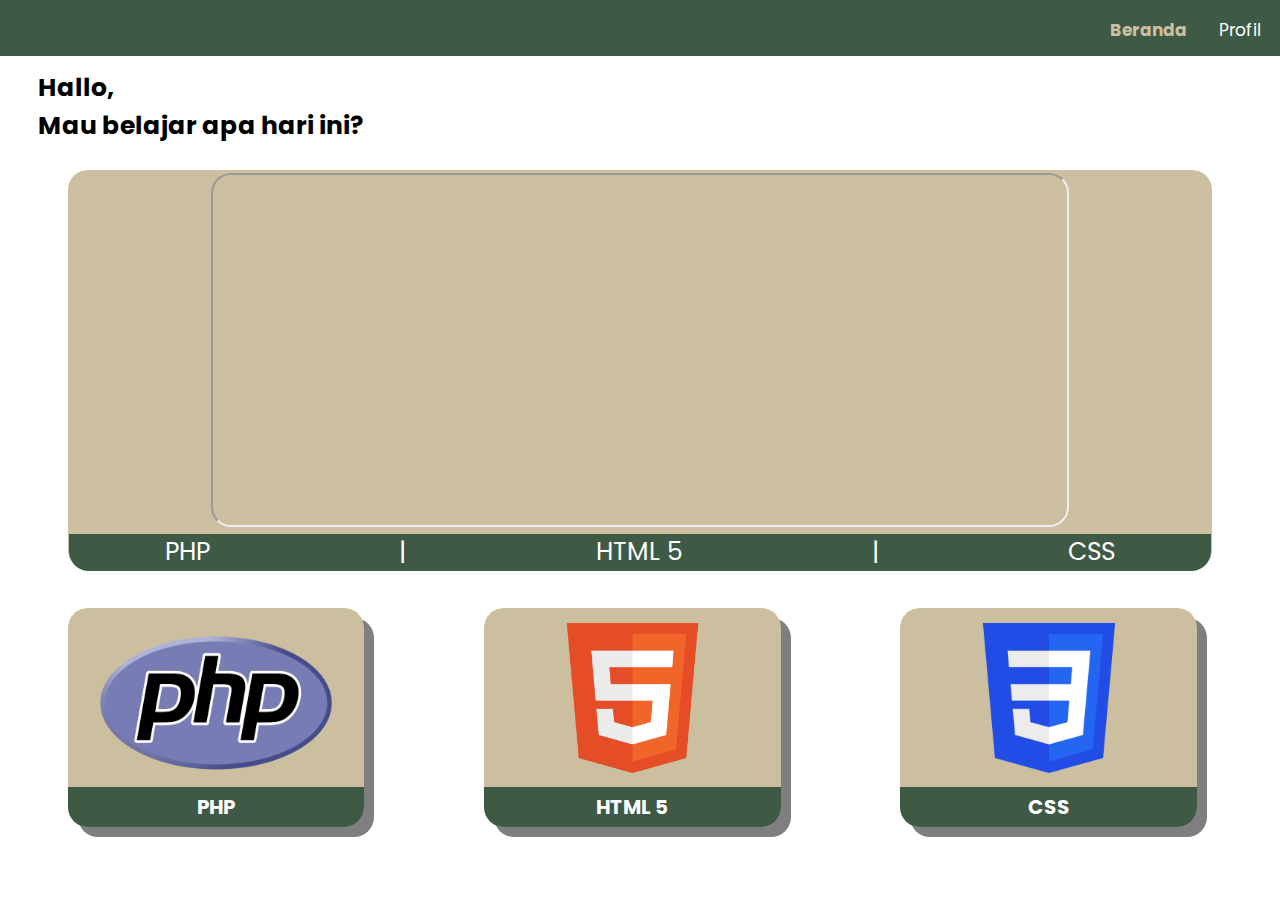
<file: index.html>
<!-- 
    +/-
    2272004 - Jessica Alvina Luwia
    2272037 - Rasyaad Hildebrand Gunawan
 -->

<!DOCTYPE html>
<html lang="en">
    <head>
        <meta charset="UTF-8">
        <meta http-equiv="X-UA-Compatible" content="IE=edge">
        <meta name="viewport" content="width=device-width, initial-scale=1.0">
        <title>| Main Page</title>
        <link rel="icon" href="images/logo_title.png" type="image/icon type">
        <link href="https://fonts.googleapis.com/css2?family=Poppins&display=swap" rel="stylesheet">
        <link rel="stylesheet" href="css/index.css">
    </head>

    <body>
        
        <!-- NAVIGATION BAR -->
        <header>
            <div class="menu">
                <a href="profile.html">Profil</a>
                <a class="active" href="#Home"><b>Beranda</b></a>
            </div>
        </header>
        
        <br><br>
        
        <!-- PHP SECTION -->
        <p class = 'hallo'><b> Hallo,
            <br> Mau belajar apa hari ini?</b>
        </p>
        <!-- DISPLAY UTAMA -->
        <div>
            <div class="kotak">
                <table>
                    <tr>
                        <td>
                            <center>
                                <iframe src="https://id.wikipedia.org/wiki/HTML5#firstHeading" name="wiki"></iframe>
                            </center>
                        </td>
                    </tr>
                    <tr>
                        <td class="desain">
                            <p class="desainP">
                                <a href="https://id.wikipedia.org/wiki/PHP#firstHeading" target="wiki" class="link">PHP</a> |
                                <a href="https://id.wikipedia.org/wiki/HTML5#firstHeading" target="wiki" class="link">HTML 5</a> |
                                <a href="https://id.wikipedia.org/wiki/Cascading_Style_Sheets#firstHeading" target="wiki" class="link">CSS</a>
                            </p>
                        </td>
                    </tr>
                </table>
            </div>

            <br>

            <div class="materi">
                <a href = "php.html"><div class="kotak2">
                    <center>
                        <img class="PHP" src="images/index/logo_PHP.png">
                    </center>
                        <div class="kotakijo1">
                            <p class="tulisan"><b>PHP</b></p>
                </div></a></div>
                        

                <a href = "html.html"><div class="kotak2">
                    <center>
                        <img class="HTML" src="images/index/logo_HTML.png">
                    </center>
                        <div class="kotakijo1">
                            <p class="tulisan"><b>HTML 5</b></p>
                    </div></a></div>
                
                    

                <a href = "css.html"><div class="kotak2">
                    <center>
                        <img class="CSS" src="images/index/logo_CSS.png">
                    </center>
                        <div class="kotakijo1">
                            <p class="tulisan"><b>CSS</b></p>
                    </div></a></div> 
            </div>
        </div>
    </body>
</html>

<!-- 
    References Index :
    - https://icon-library.com/icon/html5-icon-13.html
    - https://www.php.net/download-logos.php
    - https://www.kindpng.com/imgv/hxJwhTh_css3-png-download-css-icon-transparent-png/
    - https://id.wikipedia.org/wiki/Cascading_Style_Sheets
    - https://id.wikipedia.org/wiki/HTML5
    - https://id.wikipedia.org/wiki/PHP
    - https://www.w3schools.com/php/
    - https://flexboxfroggy.com/
 -->
</file>
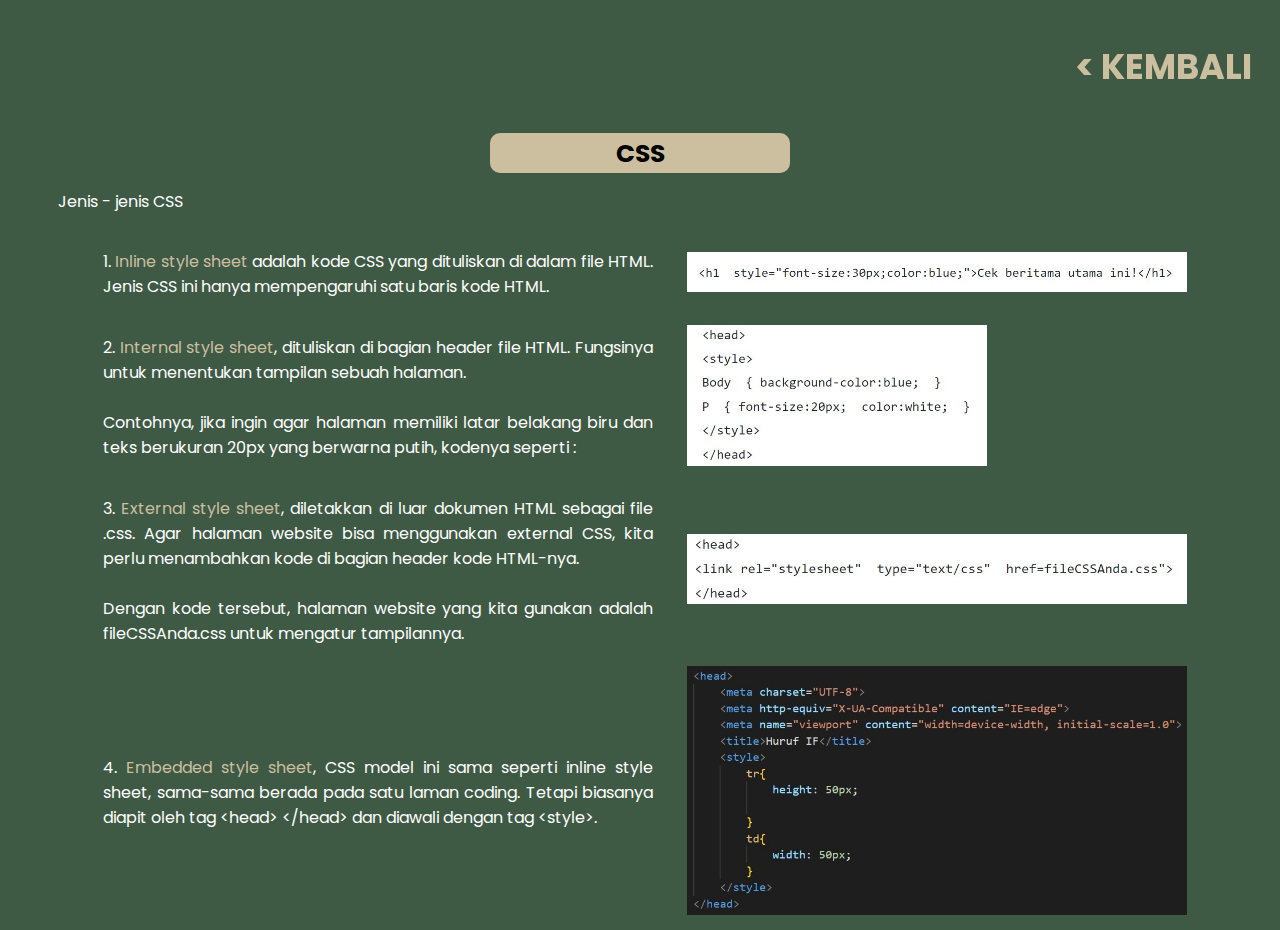
<file: css.html>
<!-- 
    +/-
    2272004 - Jessica Alvina Luwia
    2272037 - Rasyaad Hildebrand Gunawan
 -->

<!DOCTYPE html>
<html lang="en">
<head>
<meta http-equiv="X-UA-Compatible" content="IE=edge">
    <meta name="viewport" content="width=device-width, initial-scale=1.0">
    <title>| Materi CSS</title>
    <link rel="icon" href="images/logo_title.png" type="image/icon type">
    <link href="https://fonts.googleapis.com/css2?family=Poppins&display=swap" rel="stylesheet">
    <link rel="stylesheet" href="css/css.css">
</head>
<body>

    <a href = "index.html"><p class = "kembali" align = "right">&lt KEMBALI</p></a> 

    <div class="judul">
        <p class = "judulhtmll"><b>CSS</b></p>
    </div>

    <p class = "jenis">
        Jenis - jenis CSS
    </p>

    <!-- Materi CSS -->
    <table border = "0px" align = "center">
        <tr>
            <td><p class = "jenis1">
                1. <font color = "#CBBFA0">Inline style sheet</font> adalah kode CSS yang dituliskan di dalam file HTML. 
                Jenis CSS ini hanya mempengaruhi satu baris kode HTML.
                </p>
            </td>
            <td>
                <img src = "images/css/inlinecss.jpg" class = "inline">
            </td>
        </tr>
        <tr>
            <td>
                <p class = "jenis1">
                2. <font color = "#CBBFA0">Internal style sheet</font>,  dituliskan di bagian header file HTML. 
                Fungsinya untuk menentukan tampilan sebuah halaman. 
                <br><br>
                Contohnya, jika ingin agar halaman memiliki latar belakang biru dan 
                teks berukuran 20px yang berwarna putih, kodenya seperti :
                </p>
            </td>
            <td>
                <img src = "images/css/internalcss.jpg" class = "internal">
            </td>
        </tr>
        <tr>
            <td>
                <p class = "jenis1">
                3. <font color = "#CBBFA0">External style sheet</font>, diletakkan di luar dokumen HTML sebagai file .css. 
                Agar halaman website bisa menggunakan external CSS, 
                kita perlu menambahkan kode di bagian header kode HTML-nya.
                <br><br>
                Dengan kode tersebut, halaman website yang kita gunakan adalah 
                fileCSSAnda.css untuk mengatur tampilannya.
                </p>
            </td>
            <td>
                <img src = "images/css/externalcss.jpg" class = "external">
            </td>
        </tr>
        <tr>
            <td>
                <p class = "jenis1">
                4. <font color = "#CBBFA0">Embedded style sheet</font>, CSS model ini sama seperti inline style sheet, 
                sama-sama berada pada satu laman coding. Tetapi biasanya diapit 
                oleh tag &lthead&gt &lt/head&gt dan diawali dengan tag &ltstyle&gt.
                </p>
            </td>
            <td>
                <img src = "images/css/embeddedcss.jpg" class = "embedded">
            </td>
        </tr>
    </table>

    
    
</body>
</html>

<!-- 
    Referensi untuk materi CSS
    https://www.niagahoster.co.id/blog/pengertian-css/#Jenis_Jenis_CSS_yang_Perlu_Anda_Ketahui
    https://www.niagahoster.co.id/blog/pengertian-css/
 -->
</file>
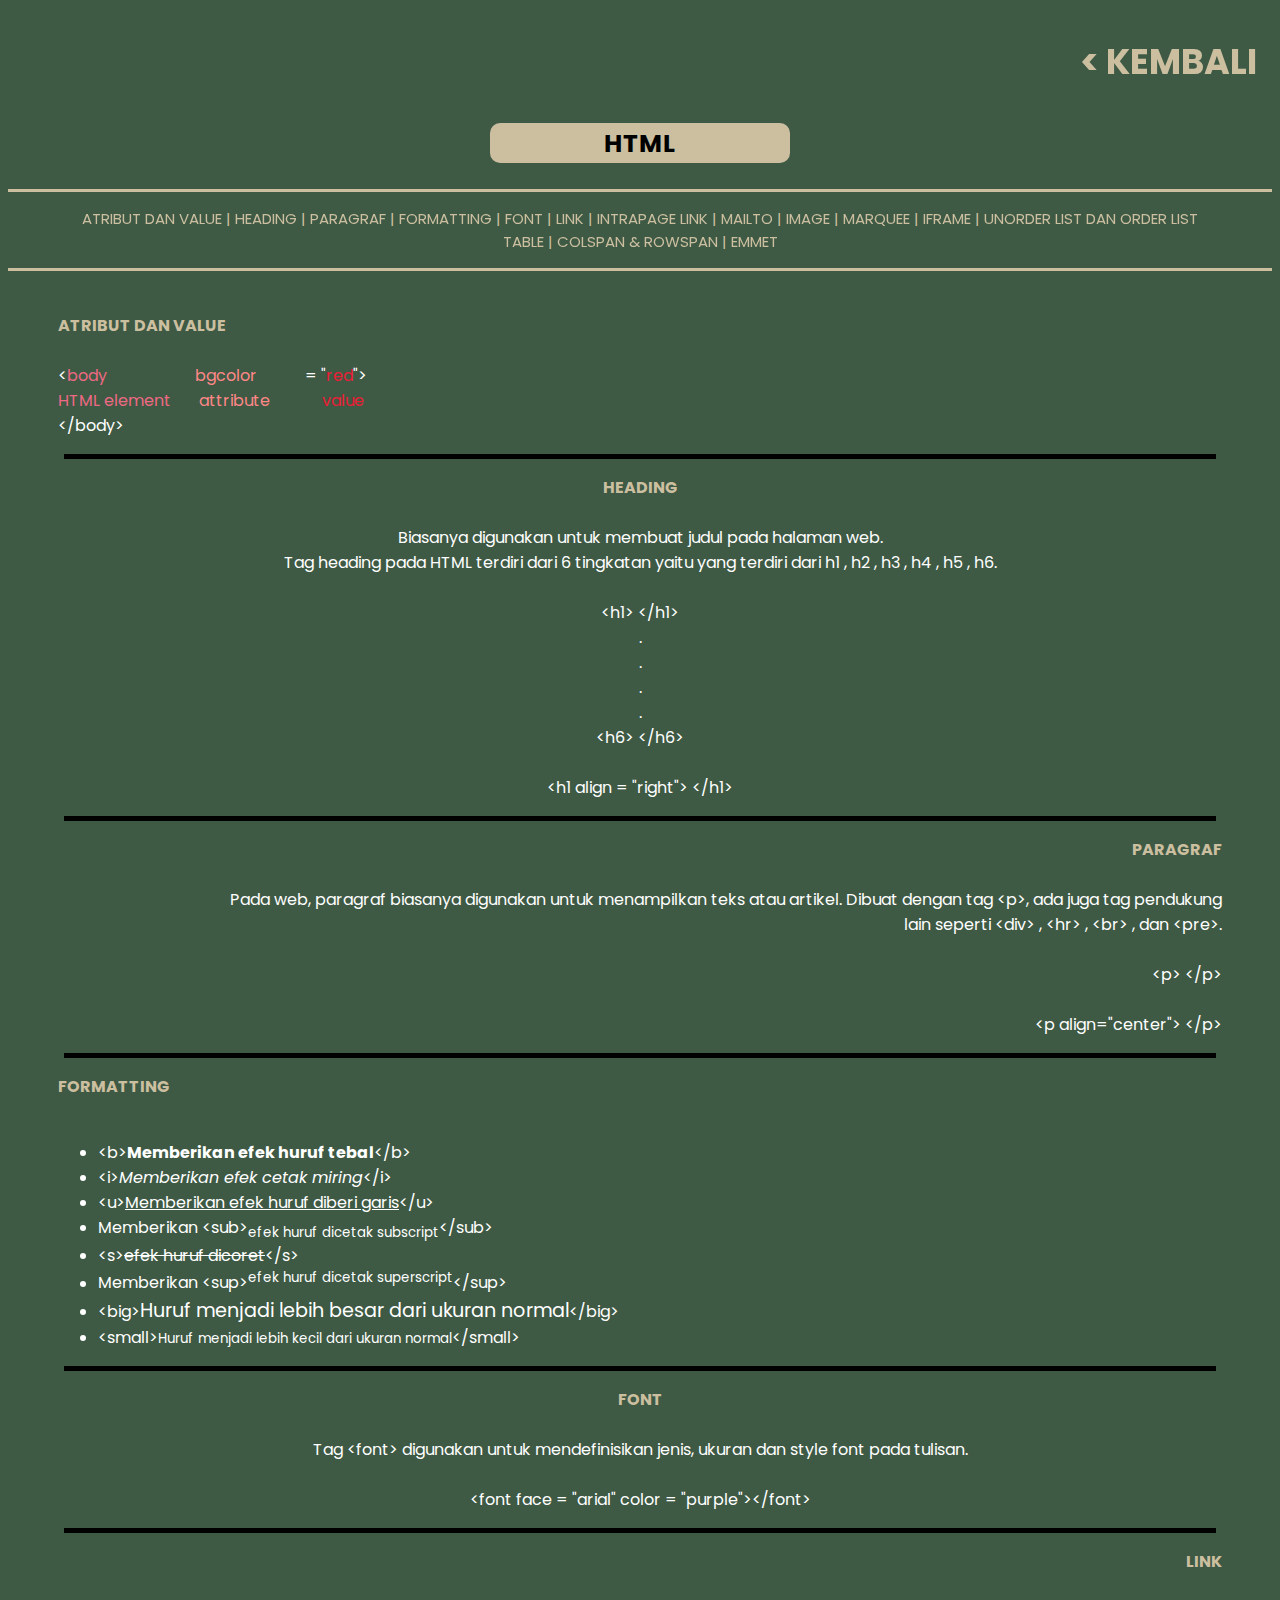
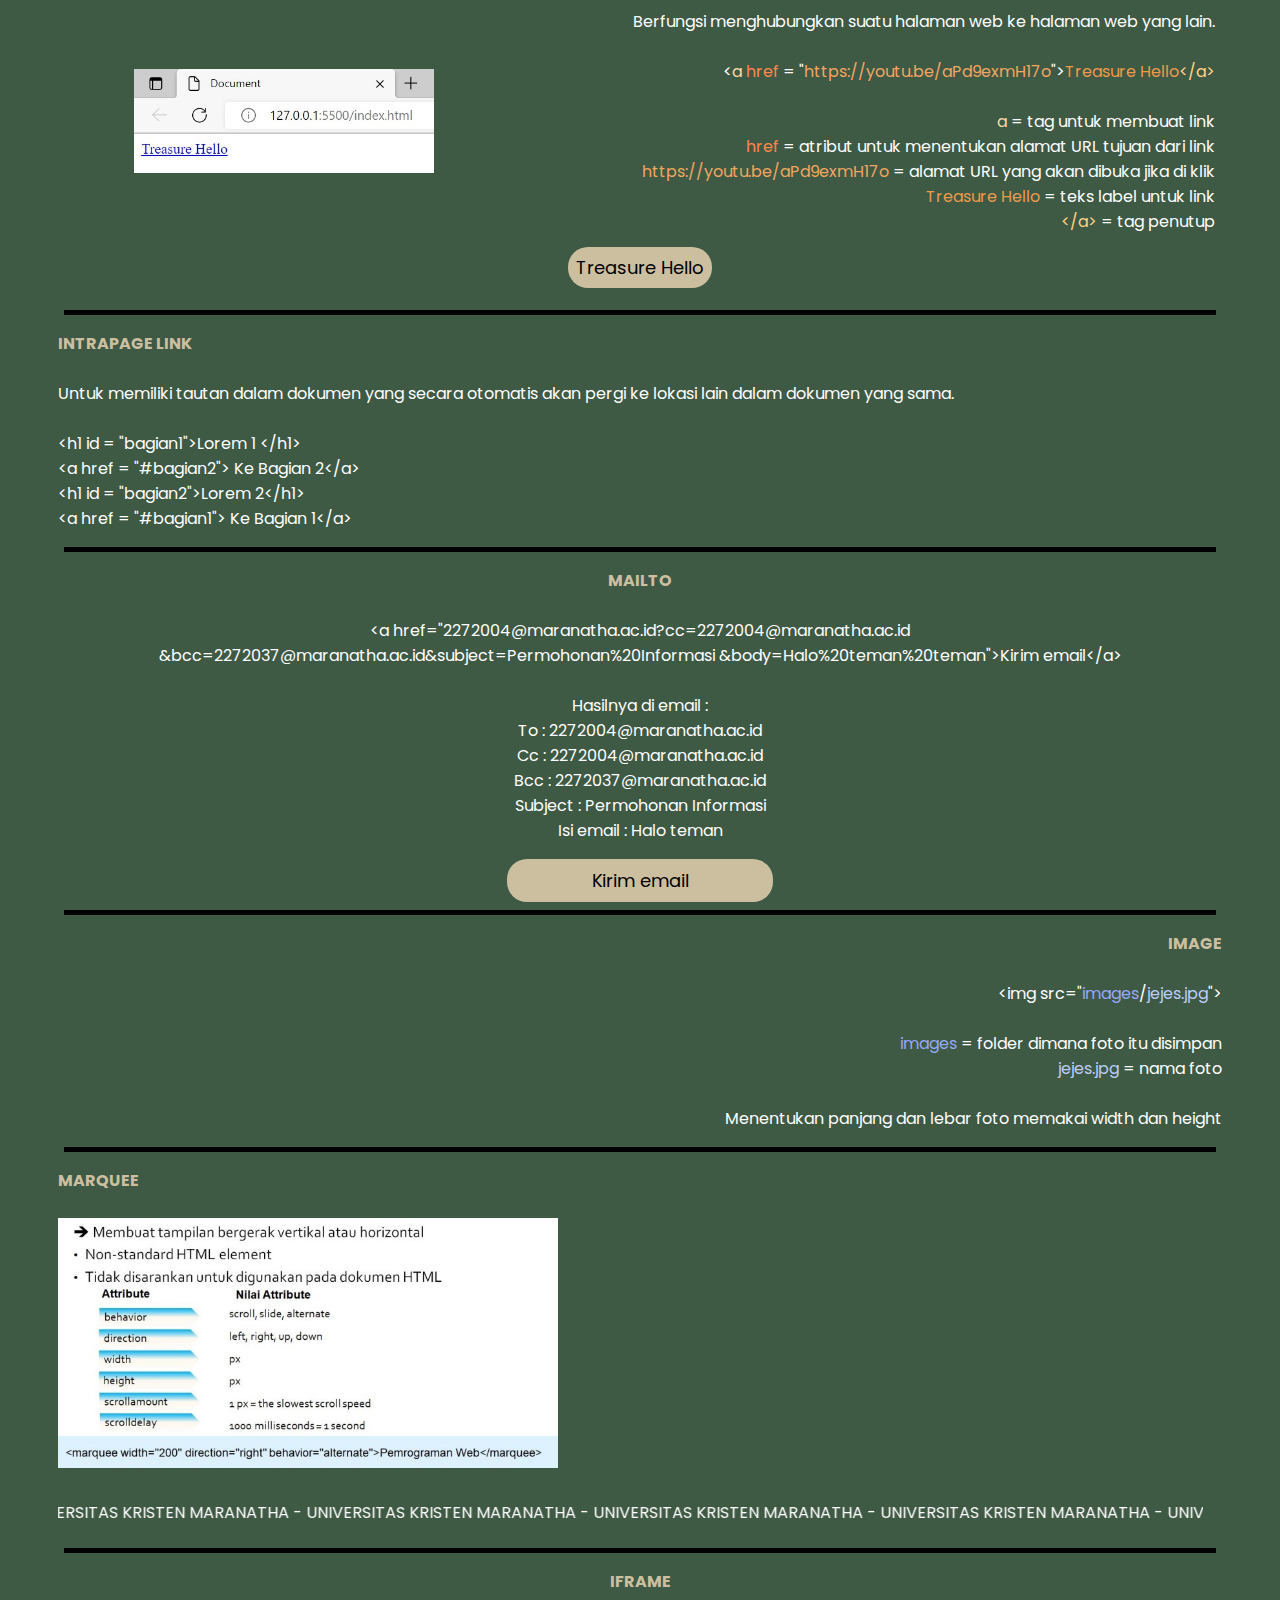
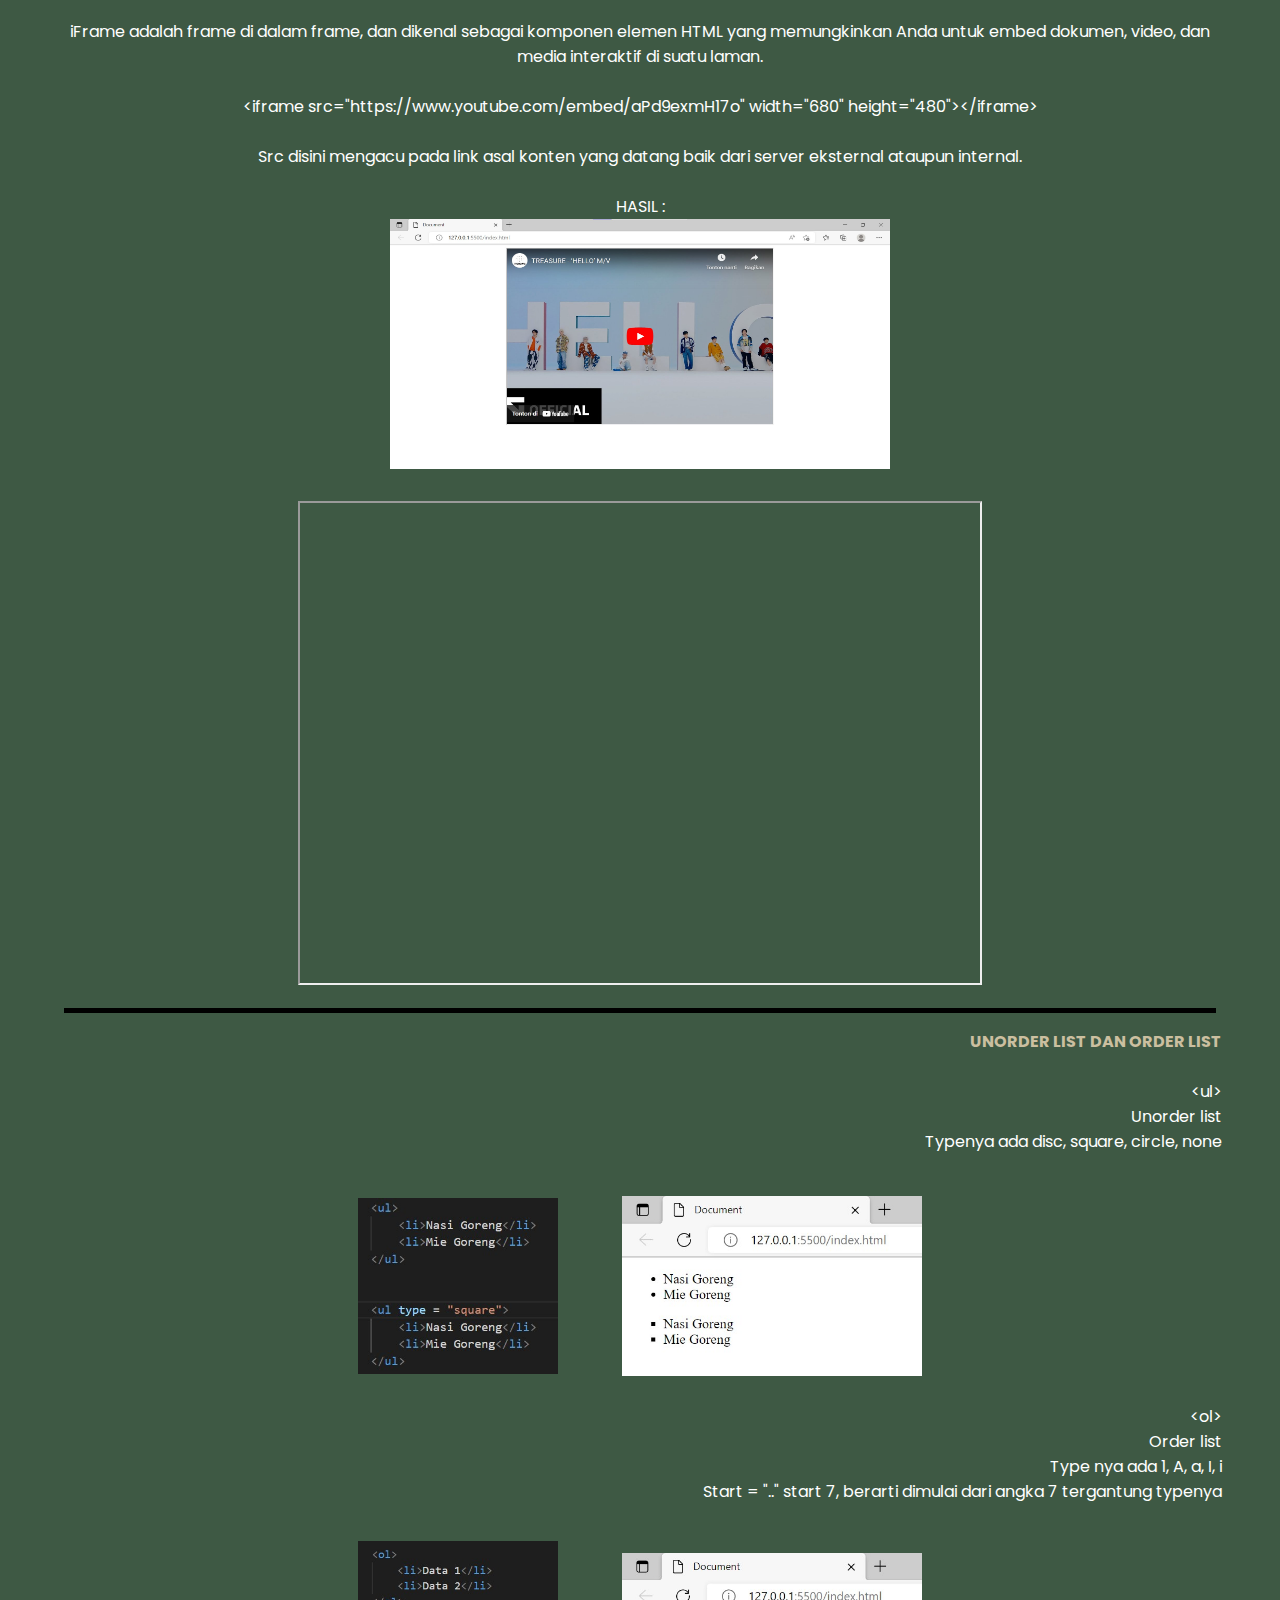
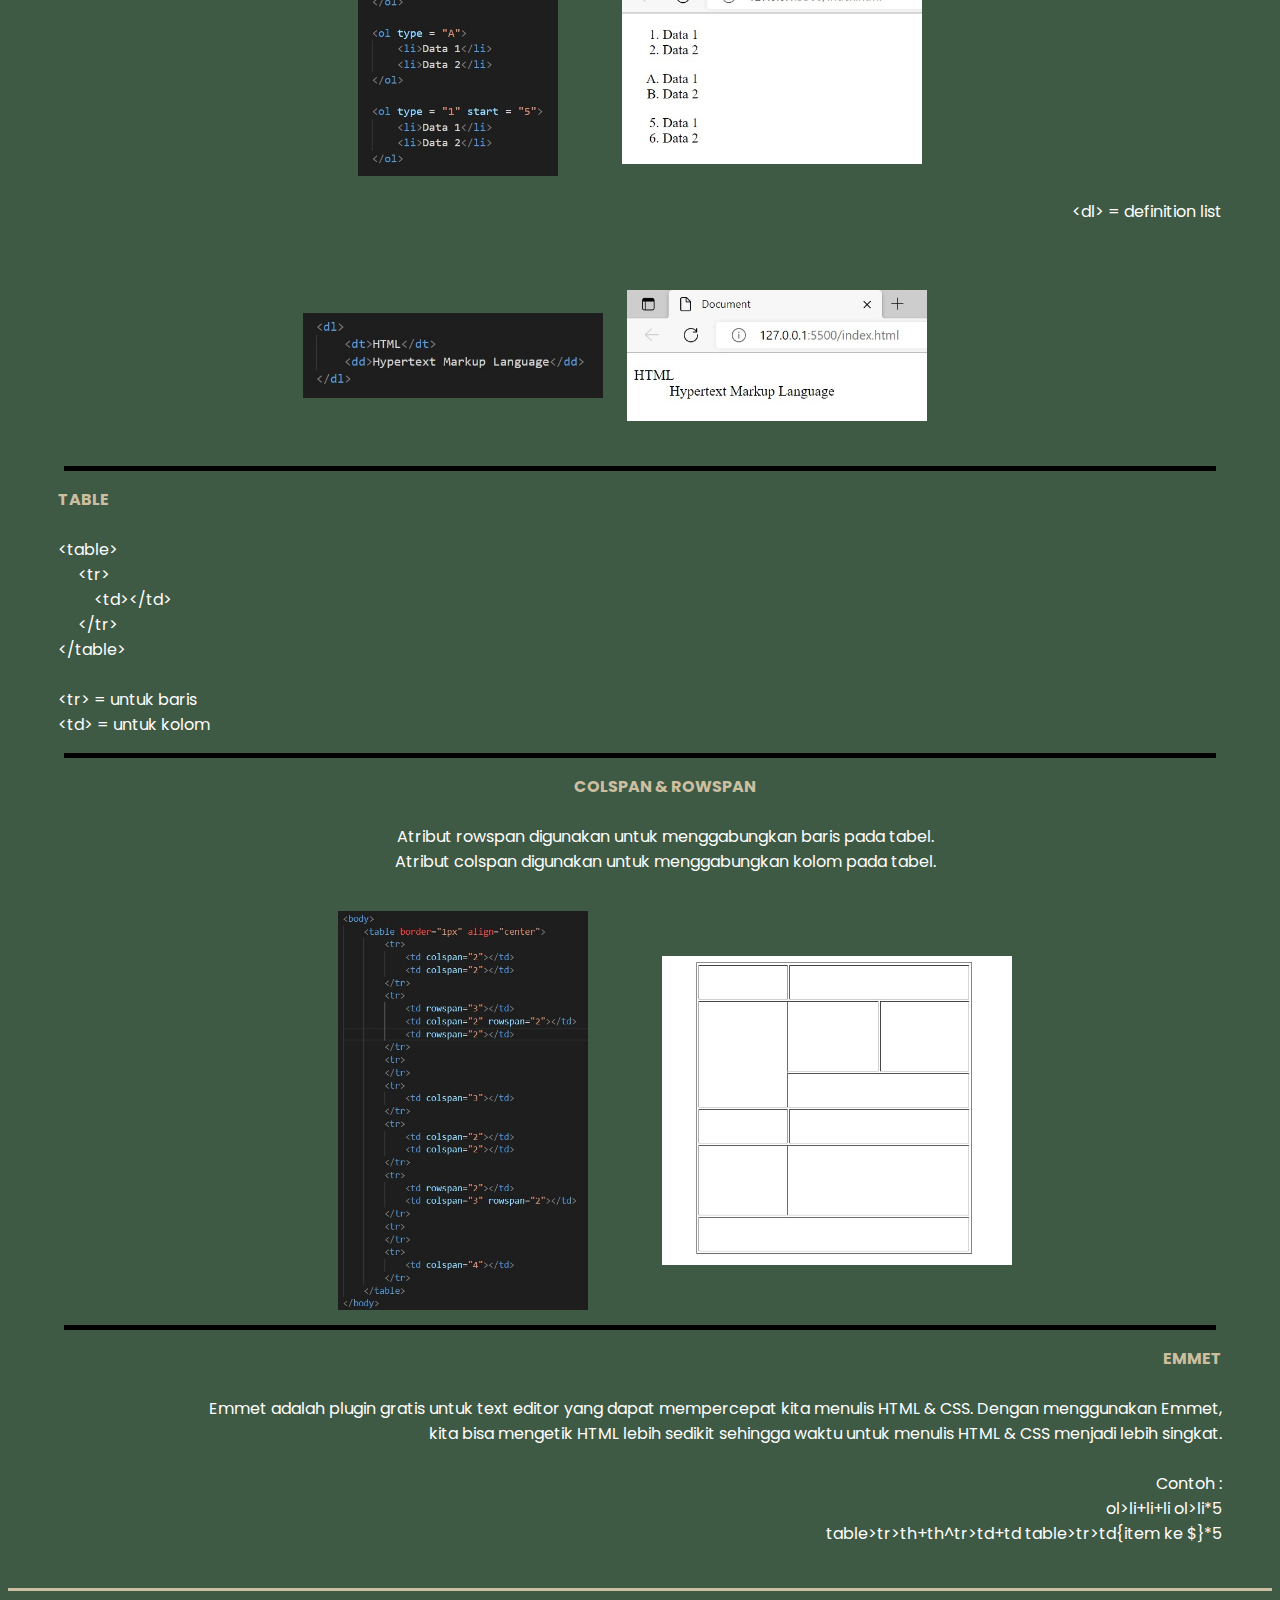
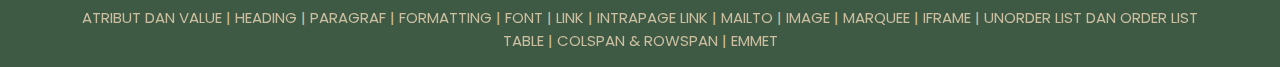
<file: html.html>
<!-- 
    +/-
    2272004 - Jessica Alvina Luwia
    2272037 - Rasyaad Hildebrand Gunawan
 -->

<!DOCTYPE html>
<html lang="en">
    <head>
    <meta charset="UTF-8">
        <meta http-equiv="X-UA-Compatible" content="IE=edge">
        <meta name="viewport" content="width=device-width, initial-scale=1.0">
        <title>| Materi HTML5</title>
        <link rel="icon" href="images/logo_title.png" type="image/icon type">
        <link href="https://fonts.googleapis.com/css2?family=Poppins&display=swap" rel="stylesheet">
        <link rel="stylesheet" href="css/html.css">
    </head>
    
    <body>
        <!-- Back Button -->
        <a href = "index.html"><h3 class = "kembali" align = "right">&lt KEMBALI</h3></a> 
        
        <!-- JUDUL -->
        <div class="judul">
            <p class = "judulhtmll"><b>HTML</b></p>
        </div>
        <br>

        <hr size="3px" color="#CBBFA0">

        <!-- Navigation Intrapage Link -->
        <p class = "link">
            <a href="#atr" class ="link">ATRIBUT DAN VALUE</a> | 
            <a href="#head" class = "link">HEADING</a> | 
            <a href="#par" class = "link">PARAGRAF</a> | 
            <a href="#for" class = "link">FORMATTING</a> |
            <a href="#font" class = "link">FONT</a> |
            <a href="#link" class = "link">LINK</a> |
            <a href="#intra" class = "link">INTRAPAGE LINK</a> |
            <a href="#mailto" class = "link">MAILTO</a> | 
            <a href="#image" class = "link">IMAGE</a> |
            <a href="#marquee" class = "link">MARQUEE</a> |
            <a href="#iframe" class = "link">IFRAME</a> |
            <a href="#ulol" class = "link">UNORDER LIST DAN ORDER LIST</a> <br>
            <a href="#table" class = "link">TABLE</a> |
            <a href="#cols" class = "link">COLSPAN & ROWSPAN</a> |
            <a href="#emmet" class = "link">EMMET</a> 
        </p>

        <hr size="3px" color="#CBBFA0">
        <br>
        
        <!-- Materi Atribut dan Value -->
        <p class = "atribute" id = "atr"><font color = "#CBBFA0"><b>ATRIBUT DAN VALUE</b></font><br><br>
            &lt<font color = "#EE6983">body</font>   &nbsp&nbsp&nbsp&nbsp&nbsp&nbsp&nbsp&nbsp&nbsp&nbsp&nbsp&nbsp&nbsp&nbsp&nbsp&nbsp&nbsp&nbsp&nbsp&nbsp&nbsp<font color = "#FF8787">bgcolor</font>  
            &nbsp&nbsp&nbsp&nbsp&nbsp&nbsp&nbsp&nbsp&nbsp&nbsp    
            = "<font color = "#EB1D36">red</font>"&gt<br>
            <font color = "#EE6983">HTML element</font>     &nbsp&nbsp&nbsp&nbsp&nbsp&nbsp<font color = "#FF8787">attribute</font>      
            &nbsp&nbsp&nbsp&nbsp&nbsp&nbsp&nbsp&nbsp&nbsp&nbsp&nbsp&nbsp<font color = "#EB1D36">value</font><br>
            &lt/body&gt
        </p>

        <hr width = "1150px" size = "5px" color = "black">

        <!-- Materi Heading -->
        <p class = "atributeee" align = "center" id = "head"><font color = "#CBBFA0"><b>HEADING</b></font><br><br>
            Biasanya digunakan untuk membuat judul pada halaman web.<br>
            Tag heading pada HTML terdiri dari 6 tingkatan yaitu yang terdiri dari h1 , h2 , h3 , h4 , h5 , h6.
            <br><br>
            &lth1&gt &lt/h1&gt<br>
            .<br>
            .<br>
            .<br>
            .<br>
            &lth6&gt &lt/h6&gt
            <br><br>
            &lth1 align = "right"> &lt/h1&gt
        </p>

        <hr width = "1150px" size = "5px" color = "black">

        <!-- Materi Paragraf -->
        <p class = "atributee" align = "right" id = "par"><font color = "#CBBFA0"><b>
            PARAGRAF</b></font><br><br>
            Pada web, paragraf biasanya digunakan untuk menampilkan teks atau artikel. 
            Dibuat dengan tag &ltp&gt, ada juga tag pendukung lain 
            seperti &ltdiv&gt , &lthr&gt , &ltbr&gt , dan &ltpre&gt.
            <br><br>
            &ltp&gt &lt/p&gt
            <br><br>
            &ltp align="center"&gt &lt/p&gt
        </p>

        <hr width = "1150px" size = "5px" color = "black">
        
        <!-- Materi Formatting -->
        <p class = "atribute" id = "for"><font color = "#CBBFA0"><b>
            FORMATTING</b></font><br><br>
            <ul class = "atribute">
                <li>&ltb&gt<b>Memberikan efek huruf tebal</b>&lt/b&gt<br></li>
                <li>&lti&gt<i>Memberikan efek cetak miring</i>&lt/i&gt<br></li>
                <li>&ltu&gt<u>Memberikan efek huruf diberi garis</u>&lt/u&gt<br></li>
                <li>Memberikan &ltsub&gt<sub>efek huruf dicetak subscript</sub>&lt/sub&gt<br></li>
                <li>&lts&gt<s>efek huruf dicoret</s>&lt/s&gt<br></li>
                <li>Memberikan &ltsup&gt<sup>efek huruf dicetak superscript</sup>&lt/sup&gt<br></li>
                <li>&ltbig&gt<big>Huruf menjadi lebih besar dari ukuran normal</big>&lt/big&gt<br></li>
                <li>&ltsmall&gt<small>Huruf menjadi lebih kecil dari ukuran normal</small>&lt/small&gt<br></li>

            </ul>
        </p>

        <hr width = "1150px" size = "5px" color = "black">    
    
        <!-- Materi Font -->
        <p class = "atributeee" align = "center" id = "font"><font color = "#CBBFA0"><b>FONT</b></font><br><br>
            Tag &ltfont&gt digunakan untuk mendefinisikan jenis, ukuran dan style font pada tulisan. 
            <br><br>
            &ltfont face = "arial" color = "purple"&gt&lt/font&gt
        </p>

        <hr width = "1150px" size = "5px" color = "black"> 

        <!-- Materi Link -->
        <p class = "atributee" align = "right" id = "link"><font color = "#CBBFA0">
            <b>LINK</b></font><br>
        </p>    

        <table border = "0px" align = "center" class = "tablehello">
            <tr>
                <td><img src = "images/html/hello hasil.jpg" class = "treasurehello" align = "right"></td>
                <td><p class = "atribute" align = "right">
                    Berfungsi menghubungkan suatu halaman web ke halaman web yang lain.<br><br> 

                    &lt<font color = "#FFD8A9">a</font> 
                    <font color = "#FF884B">href</font> = 
                    "<font color = "#F1A661">https://youtu.be/aPd9exmH17o</font>"><font color = "#EC994B">Treasure Hello</font><font color = "#FFD384">&lt/a&gt</font><br><br>


                    <font color = "#FFD8A9">a</font> = tag untuk membuat link<br>
                    <font color = "#FF884B">href</font> = atribut untuk menentukan alamat URL tujuan dari link<br>
                    <font color = "#F1A661">https://youtu.be/aPd9exmH17o</font> = alamat URL yang akan dibuka jika di klik<br>
                    <font color = "#EC994B">Treasure Hello</font> = teks label untuk link <br>
                    <font color = "#FFD384">&lt/a&gt</font> = tag penutup
                </p></td>
            </tr>
                
            <tr>
                <td colspan="2" align="center"><a href = "https://youtu.be/aPd9exmH17o" class="button" target="_blank">Treasure Hello</a></td>
            </tr>
        </table>
        <br>

        <hr width = "1150px" size = "5px" color = "black"> 

        <!-- Materi Intrapage Link -->
        <p class = "atribute" id = "intra"><font color = "#CBBFA0"><b>
            INTRAPAGE LINK</b></font><br><br>
            Untuk memiliki tautan dalam dokumen yang secara otomatis 
            akan pergi ke lokasi lain dalam dokumen yang sama. <br><br>

            &lth1 id = "bagian1">Lorem 1 &lt/h1&gt<br>
            &lta href = "#bagian2"> Ke Bagian 2&lt/a&gt<br>
            &lth1 id = "bagian2">Lorem 2&lt/h1&gt<br>
            &lta href = "#bagian1"> Ke Bagian 1&lt/a&gt<br>
        </p>

        <hr width = "1150px" size = "5px" color = "black"> 

        <!-- Materi Mailto -->
        <p class = "atributeee" align = "center" id = "mailto"><font color = "#CBBFA0"><b>
            MAILTO</b></font><br><br>
            &lta href="2272004@maranatha.ac.id?cc=2272004@maranatha.ac.id<br>
            &bcc=2272037@maranatha.ac.id&subject=Permohonan%20Informasi
            &body=Halo%20teman%20teman"&gtKirim email&lt/a&gt<br><br>

            Hasilnya di email :<br>
            To : 2272004@maranatha.ac.id<br>
            Cc : 2272004@maranatha.ac.id<br>
            Bcc : 2272037@maranatha.ac.id<br>
            Subject : Permohonan Informasi<br>
            Isi email : Halo teman<br>
        </p>
        <div class="tengah">
            <a href="mailto:2272004@maranatha.ac.id?cc=2272004@maranatha.ac.id&bcc=2272037@maranatha.ac.id&subject=Permohonan%20Informasi&body=Halo%20teman%20teman" class="button">Kirim email</a>
        </div>
        
        <hr width = "1150px" size = "5px" color = "black"> 

        <!-- Materi Image -->
        <p class = "atributee" align = "right" id = "image"><font color = "#CBBFA0"><b>
            IMAGE</b></font><br><br>
            &ltimg src="<font color = "#98A8F8">images</font>/<font color = "#BCCEF8">jejes.jpg</font>"&gt<br><br>
            <font color = "#98A8F8">images</font> = folder dimana foto itu disimpan<br>
            <font color = "#BCCEF8">jejes.jpg</font> = nama foto<br><br>
            Menentukan panjang dan lebar foto memakai width dan height
        </p>

        <hr width = "1150px" size = "5px" color = "black"> 

        <!-- Materi Tag Marquee -->
        <p class = "atribute" id = "marquee"><font color = "#CBBFA0"><b>
            MARQUEE</b></font><br><br>

            <img src = "images/html/marquee.jpg" class = "marquee">
            <br><br>
            <marquee position="80" behavior="alternate" width = "1145px">
                - UNIVERSITAS KRISTEN MARANATHA - UNIVERSITAS KRISTEN MARANATHA - UNIVERSITAS KRISTEN MARANATHA - UNIVERSITAS KRISTEN MARANATHA - UNIVERSITAS KRISTEN MARANATHA -
            </marquee>
        </p>

        <hr width = "1150px" size = "5px" color = "black">

        <!-- Materi Iframe -->
        <p class = "atributeee" align = "center" id = "iframe"><font color = "#CBBFA0"><b>
            IFRAME</b></font><br><br>
            iFrame adalah frame di dalam frame, dan dikenal sebagai komponen elemen HTML 
            yang memungkinkan Anda untuk embed dokumen, video, dan media interaktif di suatu laman.<br><br>

            &ltiframe src="https://www.youtube.com/embed/aPd9exmH17o" width="680" height="480"&gt&lt/iframe&gt
            <br><br>
            Src disini mengacu pada link asal konten yang datang baik dari server eksternal ataupun internal.
            <br><br>
            HASIL :<br>
            <img src = "images/html/hello.jpg" class = "hello">
            <br><br>
            <iframe src="https://www.youtube.com/embed/aPd9exmH17o" width="680" height="480"></iframe>
        </p>

        <hr width = "1150px" size = "5px" color = "black">

        <!-- Materi UL & LI / List -->
        <p class = "atributee" align = "right" id = "ulol"><font color = "#CBBFA0"><b>
            UNORDER LIST DAN ORDER LIST</b></font><br><br>
            &ltul&gt<br>
            Unorder list<br>
            Typenya ada disc, square, circle, none
        </p>
        <br>

        <table border = "0px" align = "center">
            <tr>
                <td><img src = "images/html/ul.jpg" class = "hasilul2"></td>
                <td><img src = "images/html/ul hasil.jpg" class = "hasilul"></td>
            </tr>
        </table>

        <p class = "atributee" align = "right">
            &ltol&gt<br>
            Order list<br>
            Type nya ada 1, A, a, I, i<br>
            Start = ".." start 7, berarti dimulai dari angka 7 tergantung typenya
        </p>
        <br>

        <table border = "0px" align = "center">
            <tr>
                <td><img src = "images/html/ol.jpg" class = "hasilul2"></td>
                <td><img src = "images/html/ol hasil.jpg" class = "hasilul"></td>
            </tr>
        </table>

        <p class = "atributee" align = "right">
            &ltdl&gt = definition list
        </p>
        <br>

        <table border = "0px" align = "center">
            <tr>
                <td><img src = "images/html/dl.jpg" class = "hasildl"></td>
                <td><img src = "images/html/dl hasil.jpg" class = "hasildl2"></td>
            </tr>
        </table>

        <hr width = "1150px" size = "5px" color = "black">
        
        <!-- Materi Table -->
        <p class = "atribute" id = "table"><font color = "#CBBFA0"><b>
        TABLE</b></font><br><br>
            &lttable&gt<br>
            &nbsp&nbsp&nbsp&nbsp&nbsp&lttr&gt<br>
            &nbsp&nbsp&nbsp&nbsp&nbsp&nbsp&nbsp&nbsp&nbsp&lttd&gt&lt/td&gt<br>
            &nbsp&nbsp&nbsp&nbsp&nbsp&lt/tr&gt<br>
            &lt/table&gt<br>
            <br>
            &lttr&gt = untuk baris<br>
            &lttd&gt = untuk kolom
        </p>

        <hr width = "1150px" size = "5px" color = "black">

        <!-- Materi Colspan & Rowspan -->
        <p class = "atribute" align = "center" id = "cols"><font color = "#CBBFA0"><b>
            COLSPAN & ROWSPAN</b></font><br><br>
            Atribut rowspan digunakan untuk menggabungkan baris pada tabel.<br> 
            Atribut colspan digunakan untuk menggabungkan kolom pada tabel.
        </p>
        <br>

        <table border = "0px" align = "center">
            <tr>
                <td><img src = "images/html/colsrow.jpg" class = "colsrow"></td>
                <td><img src = "images/html/colsrow hasil.jpg" class = "colsrow2"></td>
            </tr>
        </table>

        <hr width = "1150px" size = "5px" color = "black">

        <!-- Materi Emmet -->
        <p class = "atributee" align = "right" id = "emmet"><font color = "#CBBFA0"><b>
            EMMET</b></font><br><br>
            Emmet adalah plugin gratis untuk text editor yang dapat mempercepat kita menulis HTML & CSS. 
            Dengan menggunakan Emmet, kita bisa mengetik HTML lebih sedikit sehingga waktu untuk menulis HTML & CSS menjadi lebih singkat.
            <br><br>
            Contoh :<br>
            ol>li+li+li
            ol>li*5
            <br>
            table>tr>th+th^tr>td+td
            table>tr>td{item ke $}*5
        </p>

        <br>
        <hr size="3px" color="#CBBFA0">

        <!-- Navigation Intra Page Link -->
        <footer>
            <p class = "link">
                <a href="#atr" class ="link">ATRIBUT DAN VALUE</a> | 
                <a href="#head" class = "link">HEADING</a> | 
                <a href="#par" class = "link">PARAGRAF</a> | 
                <a href="#for" class = "link">FORMATTING</a> |
                <a href="#font" class = "link">FONT</a> |
                <a href="#link" class = "link">LINK</a> |
                <a href="#intra" class = "link">INTRAPAGE LINK</a> |
                <a href="#mailto" class = "link">MAILTO</a> |
                <a href="#image" class = "link">IMAGE</a> |
                <a href="#marquee" class = "link">MARQUEE</a> |
                <a href="#iframe" class = "link">IFRAME</a> |
                <a href="#ulol" class = "link">UNORDER LIST DAN ORDER LIST</a> <br>
                <a href="#table" class = "link">TABLE</a> |
                <a href="#cols" class = "link">COLSPAN & ROWSPAN</a> |
                <a href="#emmet" class = "link">EMMET</a> 
            </p>
        </footer>
        
    </body>
</html>



<!-- 
    Referensi untuk materi html
    https://www.eplusgo.com/html/html-font/
    https://id.wikibooks.org/wiki/Pemrograman_HTML/Heading#:~:text=Tag%20heading%20biasanya%20digunakan%20untuk,%2C%20h4%20%2C%20h5%20%2C%20h6%20.
    https://lmsspada.kemdikbud.go.id/mod/page/view.php?id=57744#:~:text=Paragraf%20adalah%20kumpulan%20dari%20beberapa,%3E%20%2C%20dan%20.
    https://www.petanikode.com/html-link/
    https://www.hostinger.co.id/tutorial/apa-itu-iframe#:~:text=iFrame%20adalah%20frame%20di%20dalam,webpage%20sekunder%20di%20beranda%20utama.
    https://www.dicoding.com/blog/cara-membuat-table-di-html/#:~:text=Atribut%20rowspan%20digunakan%20untuk%20menggabungkan,untuk%20menggabungkan%20kolom%20pada%20tabel
    https://kotakode.com/blogs/2782/Mempercepat-Penulisan-HTML-%26-CSS-dengan-Emmet
    https://www.petanikode.com/html-form/
    Modul Materi 1-4
 -->
</file>
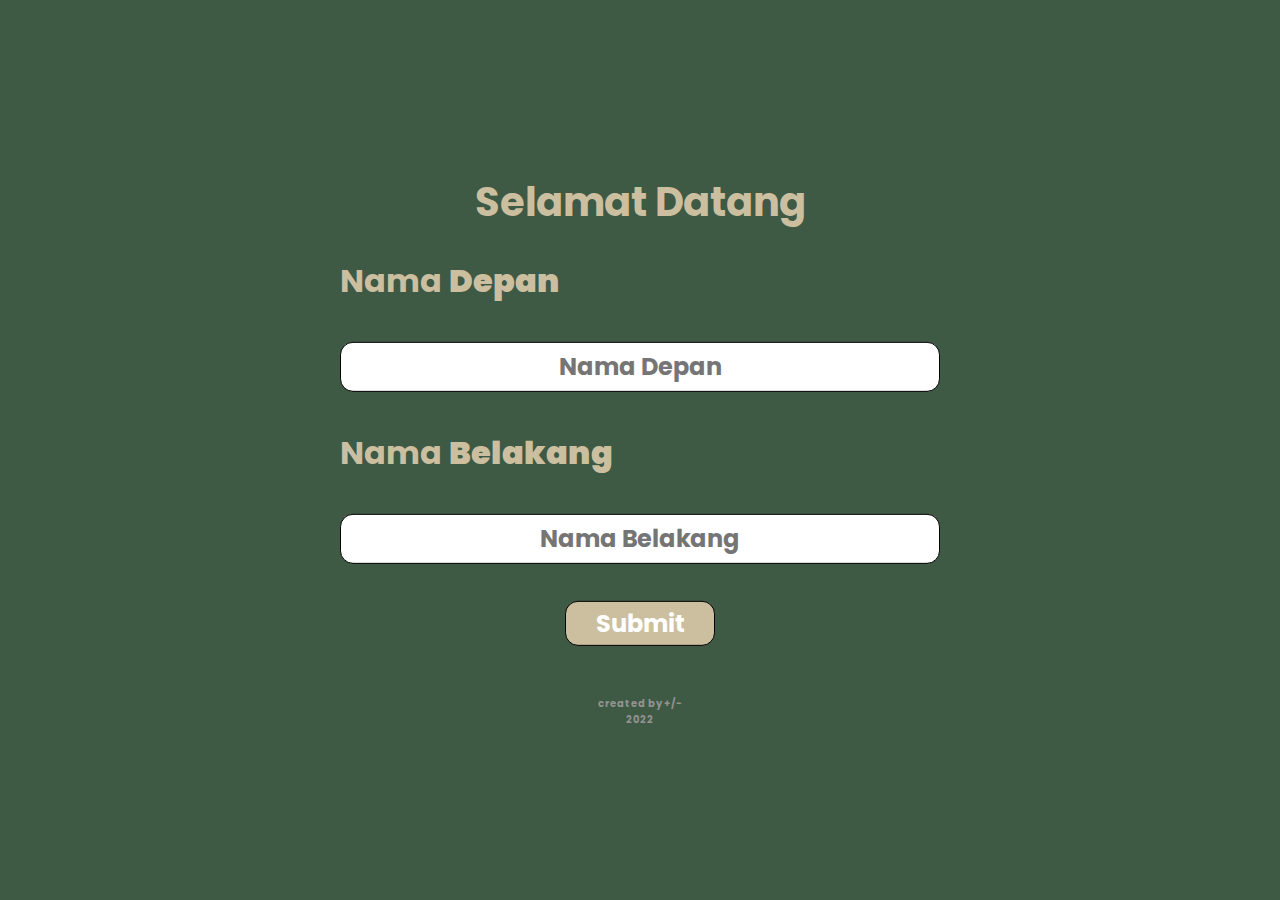
<file: login.html>
<!-- 
    +/-
    2272004 - Jessica Alvina Luwia
    2272037 - Rasyaad Hildebrand Gunawan
 -->

<!DOCTYPE html>
<html lang="en">

    <head>
        <meta charset="UTF-8">
        <meta http-equiv="X-UA-Compatible" content="IE=edge">
        <meta name="viewport" content="width=device-width, initial-scale=1.0">
        <title>| Login</title>
        <link rel="icon" href="images/logo_title.png" type="image/icon type">
        <link href="https://fonts.googleapis.com/css2?family=Poppins&display=swap" rel="stylesheet">
        <link rel="stylesheet" href="css/login.css">
    </head>

    <body>
        <div class="main">
            
            <!-- JUDUL SECTION -->
            <h1>
                <div class="judul">Selamat Datang</div>
            <h1>
            <!-- END OF JUDUL SECTION -->

            <!-- FORM SECTION -->
            <table>
                <tr>
                    <td>
                        <form action="index.php" method="POST" class="displayform">
                            <div class="subjudul">Nama <b>Depan</b></div>
                            <br>
                            <input type="text" name="namadepan" class="form" placeholder="Nama Depan" required>
                            <br>
                            <div class="subjudul">Nama <b>Belakang</b></div>
                            <br>
                            <input type="text" name="namabelakang" class="form" placeholder="Nama Belakang" required>
                            <br>
                            <input type="submit" name="submit" class="submit" placeholder="MASUK">
                        </form> 
                    </td>
                </tr>
            </table>
            <!-- END OF FORM SECTION -->
            <br>
            <!-- CREATED BY -->
            <p align = "center" class = "created">
                created by +/-
                <br>
                2022
            </p>
        </div>

        <!-- PHP SECTION -->
        <?php
            $submit = filter_input(INPUT_POST, 'submit');
            if(isset($submit)){
                $_SESSION['web_user']=true;
                $_SESSION['web_user_fullname']=(filter_input(INPUT_POST,'namadepan') . " " . filter_input(INPUT_POST,'namabelakang'));
                header('location:index.php');
            }
        ?>
        <!-- END OF PHP SECTION -->
    </body>

</html>

<!-- 
    References Login Page :
    - https://www.w3schools.com/php/
    - https://flexboxfroggy.com/
 -->
</file>
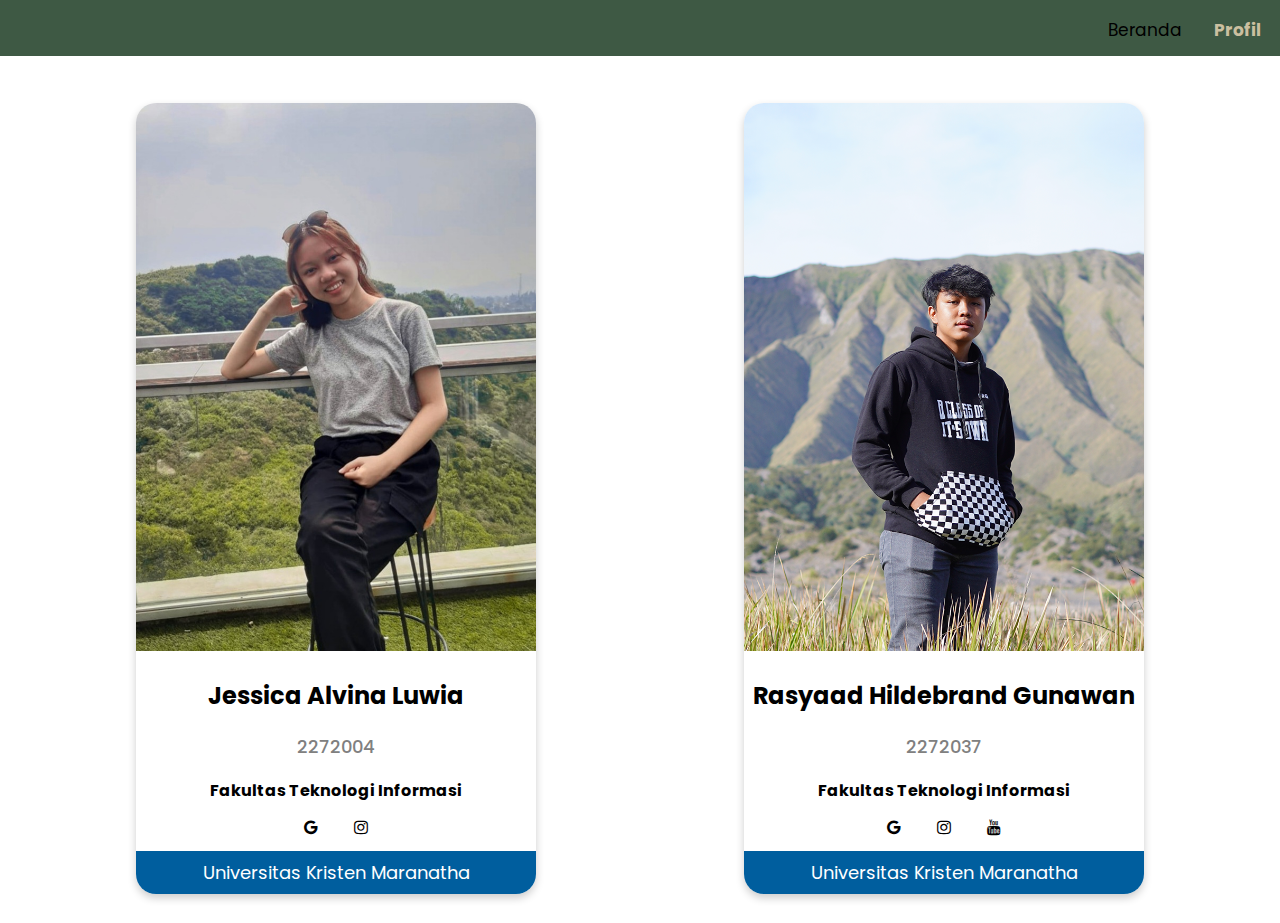
<file: profile.html>
<!-- 
    +/-
    2272004 - Jessica Alvina Luwia
    2272037 - Rasyaad Hildebrand Gunawan
 -->

<!DOCTYPE html>
    <html lang="en">
    <head>
        <meta charset="UTF-8">
        <meta http-equiv="X-UA-Compatible" content="IE=edge">
        <meta name="viewport" content="width=device-width, initial-scale=1.0">
        <title>| Profil</title>
        <link rel="icon" href="images/logo_title.png" type="image/icon type">
        <link href="https://fonts.googleapis.com/css2?family=Poppins&display=swap" rel="stylesheet">
        <link rel="stylesheet" href="css/profile.css">
        <link rel="stylesheet" href="https://cdnjs.cloudflare.com/ajax/libs/font-awesome/4.7.0/css/font-awesome.min.css">
    </head>

    <body>
        <!-- Navigation Bar -->
        <header>
            <div class="menu">
            <a class="active" href="#"><b>Profil</b></a>
            <a href="index.html">Beranda</a>
            </div>
        </header>
        
        <!-- Display Utama -->
        <table class="jarak" border="0px">
            <tr>
                <td>
                    <!-- Profile Jessica -->
                    <div class="card">
                        <img src="images/profile/jessica.jpg" alt="Jessica" style="width:100%" class="foto">
                        <h2 class="kalimat">Jessica Alvina Luwia</h2>
                        <p class="title">2272004</p>
                        <p class="kalimat"><a href="https://it.maranatha.edu/" target="_blank" class="kalimat">Fakultas Teknologi Informasi</a></p>
                        <div class="sosmed">
                            <a href="https://mail.google.com/mail/?view=cm&fs=1&tf=1&to=2272004@maranatha.ac.id" target="_blank" class="fa fa-google"></i></a>  
                            <a href="https://www.instagram.com/jssicalvina/" class="fa fa-instagram" target="_blank"></i></a>
                        </div>
                        <p><a href="https://www.instagram.com/universitaskristenmaranatha/" target="_blank"><button>Universitas Kristen Maranatha</button></a></p>
                    </div>
                </td>

                <td style="width: 200px;"></td>

                <td>
                    <!-- Profile Rasyaad -->
                    <div class="card">
                        <img src="images/profile/rasyaad.jpg" alt="Rasyaad" style="width:100%" class="foto">
                        <h2 class="kalimat">Rasyaad Hildebrand Gunawan</h2>
                        <p class="title">2272037</p>
                        <p class="kalimat"><a href="https://it.maranatha.edu/" target="_blank" class="kalimat">Fakultas Teknologi Informasi</a></p>
                        <div class="sosmed">
                            <!-- <a href="#" class="fa fa-facebook"></i></a>  -->
                            <a href="https://mail.google.com/mail/?view=cm&fs=1&tf=1&to=2272037@maranatha.ac.id" target="_blank" class="fa fa-google"></i></a>  
                            <a href="https://www.instagram.com/rasyaadh_" class="fa fa-instagram" target="_blank"></i></a>  
                            <a href="https://www.youtube.com/channel/UCi9PW8pZ1DL1ZIfUsED1VdA" class="fa fa-youtube" target="_blank"></i></a> 
                        </div>
                        <p><a href="https://www.instagram.com/universitaskristenmaranatha/" target="_blank"><button>Universitas Kristen Maranatha</button></a></p>
                    </div>
                </td>
            <tr>
        </table>
    
    </body>

</html>
</file>
<file: css/index.css>
/*
    +/-
    2272004 - Jessica Alvina Luwia
    2272037 - Rasyaad Hildebrand Gunawan
*/

.menu {
    position: fixed; 
    display: block; 
    height: 50px; 
    background-color: #3E5944; 
    padding: 3px;
    left: 0; right:0; top:0; 
    z-index: 5;
    overflow: hidden;
    font-family: 'poppins';
}

/* Style the links inside the navigation bar */
.menu a {
    float: right;
    color: #ffffff;
    text-align: right;
    padding: 14px 16px;
    text-decoration: none;
    font-size: 17px;
    margin: 0;
}

/* Add a color to the active/current link */
.menu a.active {
    color: #CBBFA0;
}

.hallo {
    font-family: "Poppins";
    color: #000000;
    font-size: 25px;
    margin-left: 30px;
}

.kotak {
    display: block;
    background-color: #CBBFA0;
    width: 1150px;
    height: 400px;
    border-radius: 20px;
    margin-left: auto;
    margin-right: auto;
   /* margin-left: 30px; */
}

.kotak2 {
    display: block;
    background-color: #CBBFA0;
    width: 300px;
    height: 20px;
    border-radius: 20px;
    
    box-shadow: 10px 10px rgba(0, 0, 0, .5);
    transition: transform .2s;
}

.kotak2:hover {
    transform: scale(1.05);
}

.kotakijo1 {
    display: block;
    background-color: #3E5944;
    width: 300px;
    height: 40px;
    border-bottom-left-radius: 20px;
    border-bottom-right-radius: 20px;
    margin-top: -10px;
    margin-left: 0px;
}

.PHP {
    width: 240px;
    height: 140px;
    margin-top: 25px;
}

.HTML {
    width: 150px;
    height: 150px;
    margin-top: 15px;
}

.CSS {
    width: 150px;
    height: 150px;
    margin-top: 15px;
}

.tulisan {
    font-family: "Poppins";
    font-size: 20px;
    color: #FFFFFF;
    text-align: center;
    padding-top: 5px;
    
}

.materi {
    display: flex;
    justify-content: space-around;
    flex-direction: row;
    margin-top: 20px;
    margin-left: -30px;
    margin-bottom: 30px;
    margin-right: 45px;
}


@media only screen and (min-width: 768px) {
    .kotak {width: 90.5%;}
    .PHP {width: 80%;}
    .kotakijo {width: 100%;}
    .kotak2 {width: 23.75%; height: 50%;}
    .HTML {width: 50.5%;}
    .kotakijo1 {width: 100%;}
    .kotak3 {width: 23.75%;}
    .CSS {width: 50.5%;}
}

/* start https://blog.hubspot.com/website/remove-underline-from-links-css */
a { text-decoration: none; color: white;}
a:visited { text-decoration: none; color: white; }
a:hover { text-decoration: none; opacity: 0.7;}
a:focus { text-decoration: none; color: white;}
a:hover, a:active { text-decoration: none; }
/* end https://blog.hubspot.com/website/remove-underline-from-links-css */

iframe{
    width: 75%;
    height: 350px;
    border-radius: 20px;
}

table {
    width: 100%;
}

td.desain {
    display: block;
    background-color: #3E5944;
    width: 100%;
    height: 35px;
    border-bottom-left-radius: 20px;
    border-bottom-right-radius: 20px;
    margin-left: -1px;
}

p.desainP {
    margin-top: auto;
    margin-bottom: auto;
    text-align: center;
    display: flex;
    justify-content: space-around;
    font-family: "Poppins";
    color: white;
    font-size: 25px;
    margin-top: -2px;
}

/* start https://css-tricks.com/css-link-hover-effects/ */
a.link {
   position: relative;
   color: white;
}
  
a.link::before {
    content: '';
    position: absolute;
    width: 100%;
    height: 4px;
    border-radius: 4px;
    background-color: #CBBFA0;
    bottom: 0;
    left: 0;
    transform-origin: right;
    transform: scaleX(0);
    transition: transform .3s;
}
  
a.link:hover::before {
    transform-origin: left;
    transform: scaleX(1);
}
/* end https://css-tricks.com/css-link-hover-effects/ */
</file>
<file: css/css.css>
/*
    +/-
    2272004 - Jessica Alvina Luwia
    2272037 - Rasyaad Hildebrand Gunawan
*/

body {
    background-color: #3E5944;
}

.judul {
    display: block;
    background-color: #CBBFA0;
    width: 300px;
    height: 40px;
    border-radius: 10px;
    margin-left: auto;
    margin-right: auto;
    margin-top: 20px;
}

.judulhtmll {
    font-family: "Poppins";
    text-align: center;
    padding-top: 2px;
    font-size: 25px;
}

.kembali {
    color: #CBBFA0;
    font-weight: bold;
    font-family: "Poppins"; 
    font-size: 35px;
    right: -80px;
    margin-right: 15px;
    position: -webkit-sticky;
    position: sticky;
    top: 0;
    padding: 5px;
}

.jenis {
    color: #FFFFFF;
    font-family: "Poppins"; 
    margin-left: 50px;
    text-align: justify;
}

.jenis1 {
    color: #FFFFFF;
    font-family: "Poppins"; 
    margin-left: 10px;
    text-align: justify;
}

table {
    width: 1100px;
    height: 200px;
}

.inline {
    width: 500px;
    margin-left: 30px;
}

.internal {
    width: 300px;
    margin-left: 30px;
}

.external {
    width: 500px;
    margin-left: 30px;
}

.embedded {
    width: 500px;
    margin-left: 30px;
}

/* start https://blog.hubspot.com/website/remove-underline-from-links-css */
a:link { text-decoration: none; }
a:visited { text-decoration: none; }
a:hover { opacity: 0.7; }
a:active { text-decoration: none; }
/* end https://blog.hubspot.com/website/remove-underline-from-links-css */

/* start https://css-tricks.com/css-link-hover-effects/ */
a.link {
   position: relative;
}
  
a.link::before {
    content: '';
    position: absolute;
    width: 100%;
    height: 4px;
    border-radius: 4px;
    background-color: #CBBFA0;
    bottom: 0;
    left: 0;
    transform-origin: right;
    transform: scaleX(0);
    transition: transform .3s;
}
  
a.link:hover::before {
    transform-origin: left;
    transform: scaleX(1);
}
/* end https://css-tricks.com/css-link-hover-effects/ */
</file>
<file: css/html.css>
/*
    +/-
    2272004 - Jessica Alvina Luwia
    2272037 - Rasyaad Hildebrand Gunawan
*/

body {
    background-color: #3E5944;
}

/* start materi */
.judul {
    display: block;
    background-color: #CBBFA0;
    width: 300px;
    height: 40px;
    border-radius: 10px;
    margin-left: auto;
    margin-right: auto;
    margin-top: 20px;
}

.namahtml {
    width: 240px;
    height: 140px;
    margin-top: 15px;
    color: black;
}

.link {
    color: #CBBFA0;
    font-family: "Poppins"; 
    font-size: 15px;
    text-align: center;
    justify-content: space-around;
    
}


.judulhtmll {
    font-family: "Poppins";
    text-align: center;
    padding-top: 2px;
    font-size: 25px;
}

.kembali {
    color: #CBBFA0;
    font-weight: bold;
    font-family: "Poppins";
    font-size: 35px;
    margin-right: 15px;
    position: -webkit-sticky;
    position: sticky;
    top: 0;
}

.atribute {
    color: #FFFFFF;
    font-family: "Poppins"; 
    margin-left: 50px;
}

.atributee {
    color: #FFFFFF;
    font-family: "Poppins"; 
    margin-left: 200px;
    margin-right: 50px;

}

.atributeee {
    color: #FFFFFF;
    font-family: "Poppins"; 
    margin-left: 50px;
    margin-right: 50px;
}

.marquee {
    width: 500px;
}

.hello {
    width: 500px;
    height: 250px;
}

table {
    width: 400px;
    height: 200px;
}

.hasilul {
    width: 300px;
    padding-left: 60px;
    
}

.hasilul2 {
    width: 200px;
}

.hasildl {
    width: 300px;
    padding-right: 0px;
    margin-right: 20px;
}

.hasildl2 {
    width: 300px;
    padding-right: 50px;
}

.colsrow {
    width: 250px;
    margin-left: 70px;
}

.colsrow2 {
    width: 350px;
    margin-left: 70px;
}

.treasurehello {
    width: 300px;
}

.tablehello {
    width: 1155px;
    height: 200px;
}
/* end materi */

.tengah {
    display: flex;
    justify-content: center;
}

.button {
    border:#000;
    padding: 8px;
    color: #000;
    background-color: #CBBFA0;
    text-align: center;
    cursor: pointer;
    width: 250px;
    font-size: 18px;
    font-family: "Poppins";
    border-radius: 20px;
}

.button:hover, a:hover {
    opacity: 0.7;
}

/* start https://blog.hubspot.com/website/remove-underline-from-links-css */
a:link { text-decoration: none; }
a:visited { text-decoration: none; }
a:active { text-decoration: none; }
/* end https://blog.hubspot.com/website/remove-underline-from-links-css */

/* start https://css-tricks.com/css-link-hover-effects/ */
a.link {
   position: relative;
}
  
a.link::before {
    content: '';
    position: absolute;
    width: 100%;
    height: 4px;
    border-radius: 4px;
    background-color: #CBBFA0;
    bottom: 0;
    left: 0;
    transform-origin: right;
    transform: scaleX(0);
    transition: transform .3s;
}
  
a.link:hover::before {
    transform-origin: left;
    transform: scaleX(1);
}
/* end https://css-tricks.com/css-link-hover-effects/ */
</file>
<file: css/login.css>
/*
    +/-
    2272004 - Jessica Alvina Luwia
    2272037 - Rasyaad Hildebrand Gunawan
*/

body {
    background-color: #3E5944;
}

.judul {
    font-family: "Poppins";
    color: #CBBFA0;
    font-style: normal;
    font-weight: 700;
    font-size: 40px;
    text-align: center;
}

.main {
    margin: 0;
    position: absolute;
    top: 50%;
    left: 50%;
    -ms-transform: translate(-50%, -50%);
    transform: translate(-50%, -50%);
}

form.displayform {
    display: flex;
    justify-content: space-around;
    flex-direction: column;
}

.form {
    box-sizing: border-box;
    margin: auto;

    font-family: "Poppins";
    font-weight: 700;
    font-size: 24px;
    text-align: center;

    width: 600px;
    height: 50px;

    background: #FFFFFF;
    border: 1px solid #000000;
    border-radius: 13px;
}

.submit {
    background: #CBBFA0;
    border: 1px solid #000000;
    border-radius: 13px;

    width: 150px;
    height: 45px;

    font-family: "Poppins";
    color: #FFFFFF;
    font-weight: 700;
    font-size: 24px;
    text-align: center;

    align-self: center;
    cursor: pointer;
}

.submit:hover {
    transform: scale(1.05);
}

.subjudul {
    font-family: "Poppins";
    color: #CBBFA0;
}

.created {
    font-family: "Poppins";
    color: #92928f;
    font-size: 10px;
}

/* start https://blog.hubspot.com/website/remove-underline-from-links-css */
a:link { text-decoration: none; }
a:visited { text-decoration: none; }
a:hover { opacity: 0.7; }
a:active { text-decoration: none; }
/* end https://blog.hubspot.com/website/remove-underline-from-links-css */

/* 
    References CSS :
    - https://flexboxfroggy.com/
*/
</file>
<file: css/profile.css>
/* 
    +/-
    2272004 - Jessica Alvina Luwia
    2272037 - Rasyaad Hildebrand Gunawan
*/

.menu {
  position: fixed; 
  display: block; 
  height: 50px; 
  background-color: #3E5944; 
  padding: 3px;
  left: 0; right:0; top:0; 
  z-index: 5;
  overflow: hidden;
  font-family: 'poppins';
}

/* Style the links inside the navigation bar */
.menu a {
  float: right;
  color: #ffffff;
  text-align: right;
  padding: 14px 16px;
  text-decoration: none;
  font-size: 17px;
  margin: 0;
}

/* Add a color to the active/current link */
.menu a.active {
  color: #CBBFA0;
}

table.jarak {
  margin-top: 100px;
  margin-left: auto;  margin-right: auto;
}

.foto {
  border-top-right-radius: 20px;
  border-top-left-radius: 20px;
}

.kalimat {
  font-family: "Poppins";
  font-weight: bold;
  text-align: center;
  color: black;
}

.card {
  box-shadow: 0 4px 8px 0 rgba(0, 0, 0, 0.2);
  max-width: 400px;
  border-radius: 20px;
  margin: auto;
  text-align: center;
  font-family: "Poppins";
}

.title {
  color: grey;
  font-size: 18px;
  font-weight: 500;
  font-family: "Poppins";
}

button {
  border: none;
  outline: 0;
  display: inline-block;
  padding: 8px;
  color: white;
  background-color: #005e9e;
  text-align: center;
  cursor: pointer;
  width: 100%;
  font-size: 18px;
  font-family: "Poppins";
  border-bottom-left-radius: 20px;
  border-bottom-right-radius: 20px;
}

.target    {
  text-decoration: none;
  font-size: 22px;
  color: black;
}

button:hover, a:hover {
  opacity: 0.7;
}

.sosmed{
  display: flex;
  justify-content: center;
}

/* Style all font awesome icons */
.fa {
  padding: 0px;
  font-size: 30px;
  width: 50px;
  text-align: center;
  text-decoration: none;
}

/* Add a hover effect if you want */
.fa:hover {
  opacity: 0.3;
}

.fa-google {
  color: black;
}

.fa-instagram {
  color: black;
}

.fa-youtube {
  color: black;
}

/* start https://blog.hubspot.com/website/remove-underline-from-links-css */
a:link { text-decoration: none; color: black; }
a:visited { text-decoration: none; }
a:active { text-decoration: none; }
/* end https://blog.hubspot.com/website/remove-underline-from-links-css */
</file>
